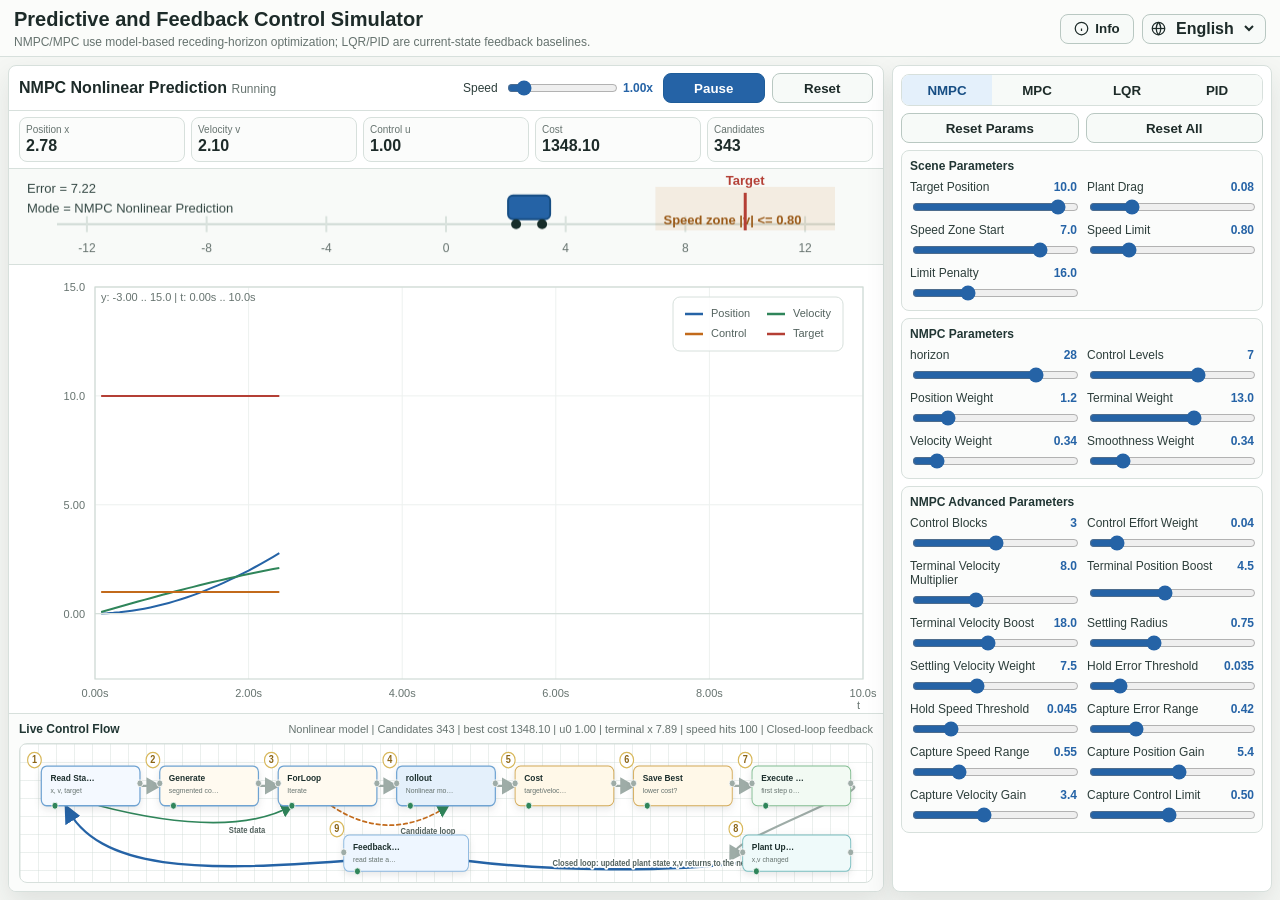
<file: web/index.html>
<!doctype html>
<html lang="en">
<head>
  <meta charset="utf-8">
  <meta name="viewport" content="width=device-width, initial-scale=1">
  <title>预测控制与反馈控制模拟器</title>
  <link rel="stylesheet" href="style.css">
</head>
<body>
  <div class="app">
    <header>
      <div class="header-top">
        <div>
          <h1 data-i18n="appTitle">预测控制与反馈控制模拟器</h1>
          <div class="subtitle" data-i18n="appSubtitle">NMPC/MPC 基于模型滚动预测优化；LQR/PID 作为当前状态反馈基线。</div>
        </div>
        <div class="header-actions">
          <button id="infoBtn" class="tool-button" type="button" aria-haspopup="dialog">
            <svg viewBox="0 0 24 24" fill="none" stroke="currentColor" aria-hidden="true">
              <circle cx="12" cy="12" r="10"></circle>
              <path d="M12 16v-4"></path>
              <path d="M12 8h.01"></path>
            </svg>
            <span data-i18n="infoButton">说明</span>
          </button>
          <label class="language-control" aria-label="Language">
            <svg viewBox="0 0 24 24" fill="none" stroke="currentColor" aria-hidden="true">
              <circle cx="12" cy="12" r="10"></circle>
              <path d="M2 12h20"></path>
              <path d="M12 2a15.3 15.3 0 0 1 0 20"></path>
              <path d="M12 2a15.3 15.3 0 0 0 0 20"></path>
            </svg>
            <select id="languageSelect">
              <option value="zh-CN">简体中文</option>
              <option value="en">English</option>
              <option value="zh-TW">繁體中文</option>
              <option value="ja">日本語</option>
              <option value="ru">Русский</option>
            </select>
          </label>
        </div>
      </div>
    </header>

    <main>
      <section class="stage">
        <div class="toolbar">
          <div>
            <strong id="modeTitle">NMPC</strong>
            <span class="subtitle" id="statusText"> 运行中</span>
          </div>
          <div class="toolbar-actions">
            <label class="speed-control">
              <span data-i18n="speed">倍速</span>
              <input id="speed" type="range" min="0.25" max="8" step="0.25" value="1">
              <span class="value" id="speedLabel">1.0x</span>
            </label>
            <div class="buttons">
              <button id="pauseBtn" class="primary" data-i18n="pause">暂停</button>
              <button id="resetBtn" data-i18n="reset">重置</button>
            </div>
          </div>
        </div>

        <div class="metrics">
          <div class="metric"><label data-i18n="metricX">位置 x</label><strong id="xValue">0.00</strong></div>
          <div class="metric"><label data-i18n="metricV">速度 v</label><strong id="vValue">0.00</strong></div>
          <div class="metric"><label data-i18n="metricU">控制 u</label><strong id="uValue">0.00</strong></div>
          <div class="metric"><label data-i18n="metricCost">代价 cost</label><strong id="costValue">0.00</strong></div>
          <div class="metric"><label data-i18n="metricCandidates">候选数</label><strong id="candValue">0</strong></div>
        </div>

        <div class="canvas-wrap">
          <canvas id="world"></canvas>
          <canvas id="chart"></canvas>
          <div class="flow-panel">
            <div class="flow-head">
              <span data-i18n="flowTitle">实时控制流</span>
              <span id="flowDetail" class="flow-detail" data-i18n="waiting">等待数据</span>
            </div>
            <div id="flowNodes" class="flow-nodes"></div>
          </div>
        </div>
      </section>

      <aside class="controls">
        <div class="mode">
          <button id="nmpcMode" class="active">NMPC</button>
          <button id="mpcMode">MPC</button>
          <button id="lqrMode">LQR</button>
          <button id="pidMode">PID</button>
        </div>

        <div class="buttons">
          <button id="resetParamsBtn" data-i18n="resetParams">重置参数</button>
          <button id="resetAllBtn" data-i18n="resetAll">重置全部</button>
        </div>

        <div class="control-group">
          <div class="group-title" data-i18n="sceneParams">场景参数</div>
          <div class="compact-grid">
            <div class="control-row">
              <label><span data-i18n="targetPosition">目标位置</span> <span class="value" id="targetLabel">10.0</span></label>
              <input id="target" type="range" min="-12" max="12" step="0.1" value="10">
            </div>
            <div class="control-row">
              <label><span data-i18n="drag">真实阻力</span> <span class="value" id="dragLabel">0.08</span></label>
              <input id="drag" type="range" min="0" max="0.35" step="0.01" value="0.08">
            </div>
            <div class="control-row">
              <label><span data-i18n="slowStart">限速起点</span> <span class="value" id="slowStartLabel">7.0</span></label>
              <input id="slowStart" type="range" min="-12" max="12" step="0.1" value="7">
            </div>
            <div class="control-row">
              <label><span data-i18n="slowSpeed">限速上限</span> <span class="value" id="slowSpeedLabel">0.80</span></label>
              <input id="slowSpeed" type="range" min="0.2" max="3" step="0.05" value="0.8">
            </div>
            <div class="control-row">
              <label><span data-i18n="slowWeight">限速惩罚</span> <span class="value" id="slowWeightLabel">16.0</span></label>
              <input id="slowWeight" type="range" min="0" max="50" step="1" value="16">
            </div>
          </div>
        </div>

        <div id="predictiveControls" class="control-group">
          <div id="predictiveTitle" class="group-title">NMPC 参数</div>
          <div class="compact-grid">
            <div class="control-row">
              <label>horizon <span class="value" id="horizonLabel">28</span></label>
              <input id="horizon" type="range" min="5" max="35" step="1" value="28">
            </div>
            <div class="control-row">
              <label><span data-i18n="levels">候选档位</span> <span class="value" id="levelsLabel">7</span></label>
              <input id="levels" type="range" min="3" max="9" step="2" value="7">
            </div>
            <div class="control-row">
              <label><span data-i18n="posWeight">位置权重</span> <span class="value" id="posWeightLabel">1.2</span></label>
              <input id="posWeight" type="range" min="0.1" max="6" step="0.1" value="1.2">
            </div>
            <div class="control-row">
              <label><span data-i18n="terminalWeight">终端权重</span> <span class="value" id="terminalWeightLabel">13.0</span></label>
              <input id="terminalWeight" type="range" min="0.5" max="20" step="0.5" value="13">
            </div>
            <div class="control-row">
              <label><span data-i18n="velocityWeight">速度权重</span> <span class="value" id="velocityWeightLabel">0.34</span></label>
              <input id="velocityWeight" type="range" min="0" max="3" step="0.01" value="0.34">
            </div>
            <div class="control-row">
              <label><span data-i18n="smoothWeight">平滑权重</span> <span class="value" id="smoothWeightLabel">0.34</span></label>
              <input id="smoothWeight" type="range" min="0" max="2" step="0.01" value="0.34">
            </div>
          </div>
        </div>

        <div id="advancedPredictiveControls" class="control-group">
          <div id="advancedPredictiveTitle" class="group-title">NMPC 高级参数</div>
          <div class="compact-grid">
            <div class="control-row">
              <label><span data-i18n="controlBlocks">控制分段数</span> <span class="value" id="controlBlocksLabel">3</span></label>
              <input id="controlBlocks" type="range" min="2" max="4" step="1" value="3">
            </div>
            <div class="control-row">
              <label><span data-i18n="controlEffortWeight">控制能量权重</span> <span class="value" id="controlEffortWeightLabel">0.04</span></label>
              <input id="controlEffortWeight" type="range" min="0" max="0.3" step="0.01" value="0.04">
            </div>
            <div class="control-row">
              <label><span data-i18n="terminalVelocityMultiplier">终端速度倍率</span> <span class="value" id="terminalVelocityMultiplierLabel">8.0</span></label>
              <input id="terminalVelocityMultiplier" type="range" min="1" max="20" step="0.5" value="8">
            </div>
            <div class="control-row">
              <label><span data-i18n="terminalPositionBoost">终端位置增强</span> <span class="value" id="terminalPositionBoostLabel">4.5</span></label>
              <input id="terminalPositionBoost" type="range" min="0" max="10" step="0.1" value="4.5">
            </div>
            <div class="control-row">
              <label><span data-i18n="terminalVelocityBoost">终端速度增强</span> <span class="value" id="terminalVelocityBoostLabel">18.0</span></label>
              <input id="terminalVelocityBoost" type="range" min="0" max="40" step="1" value="18">
            </div>
            <div class="control-row">
              <label><span data-i18n="settleRadius">收敛半径</span> <span class="value" id="settleRadiusLabel">0.75</span></label>
              <input id="settleRadius" type="range" min="0" max="2" step="0.05" value="0.75">
            </div>
            <div class="control-row">
              <label><span data-i18n="settleWeight">收敛速度权重</span> <span class="value" id="settleWeightLabel">7.5</span></label>
              <input id="settleWeight" type="range" min="0" max="20" step="0.5" value="7.5">
            </div>
            <div class="control-row">
              <label><span data-i18n="holdError">保持误差阈值</span> <span class="value" id="holdErrorLabel">0.035</span></label>
              <input id="holdError" type="range" min="0.005" max="0.2" step="0.005" value="0.035">
            </div>
            <div class="control-row">
              <label><span data-i18n="holdSpeed">保持速度阈值</span> <span class="value" id="holdSpeedLabel">0.045</span></label>
              <input id="holdSpeed" type="range" min="0.005" max="0.2" step="0.005" value="0.045">
            </div>
            <div class="control-row">
              <label><span data-i18n="captureError">捕获误差范围</span> <span class="value" id="captureErrorLabel">0.42</span></label>
              <input id="captureError" type="range" min="0.05" max="1.5" step="0.01" value="0.42">
            </div>
            <div class="control-row">
              <label><span data-i18n="captureSpeed">捕获速度范围</span> <span class="value" id="captureSpeedLabel">0.55</span></label>
              <input id="captureSpeed" type="range" min="0.05" max="2" step="0.01" value="0.55">
            </div>
            <div class="control-row">
              <label><span data-i18n="captureKx">捕获位置增益</span> <span class="value" id="captureKxLabel">5.4</span></label>
              <input id="captureKx" type="range" min="0" max="10" step="0.1" value="5.4">
            </div>
            <div class="control-row">
              <label><span data-i18n="captureKv">捕获速度增益</span> <span class="value" id="captureKvLabel">3.4</span></label>
              <input id="captureKv" type="range" min="0" max="8" step="0.1" value="3.4">
            </div>
            <div class="control-row">
              <label><span data-i18n="captureLimit">捕获控制限幅</span> <span class="value" id="captureLimitLabel">0.50</span></label>
              <input id="captureLimit" type="range" min="0.05" max="1" step="0.05" value="0.5">
            </div>
          </div>
        </div>

        <div id="pidControls" class="control-group hidden">
          <div class="group-title" data-i18n="pidParams">PID 反馈控制参数</div>
          <div class="control-row">
            <label><span data-i18n="kp">比例增益 Kp</span> <span class="value" id="kpLabel">0.34</span></label>
            <input id="kp" type="range" min="0" max="1.5" step="0.01" value="0.34">
          </div>
          <div class="control-row">
            <label><span data-i18n="ki">积分增益 Ki</span> <span class="value" id="kiLabel">0.04</span></label>
            <input id="ki" type="range" min="0" max="0.5" step="0.01" value="0.04">
          </div>
          <div class="control-row">
            <label><span data-i18n="kd">微分增益 Kd</span> <span class="value" id="kdLabel">0.62</span></label>
            <input id="kd" type="range" min="0" max="2.5" step="0.01" value="0.62">
          </div>
          <div class="control-row">
            <label><span data-i18n="integralLimit">积分限幅</span> <span class="value" id="integralLimitLabel">6.0</span></label>
            <input id="integralLimit" type="range" min="0.5" max="20" step="0.5" value="6">
          </div>
        </div>

        <div id="lqrControls" class="control-group hidden">
          <div class="group-title" data-i18n="lqrParams">LQR 状态反馈参数</div>
          <div class="control-row">
            <label><span data-i18n="lqrKx">位置反馈 Kx</span> <span class="value" id="lqrKxLabel">0.32</span></label>
            <input id="lqrKx" type="range" min="0" max="1.5" step="0.01" value="0.32">
          </div>
          <div class="control-row">
            <label><span data-i18n="lqrKv">速度反馈 Kv</span> <span class="value" id="lqrKvLabel">0.86</span></label>
            <input id="lqrKv" type="range" min="0" max="3" step="0.01" value="0.86">
          </div>
        </div>
      </aside>
    </main>

    <div id="infoModal" class="info-modal" hidden role="dialog" aria-modal="true" aria-labelledby="infoTitle">
      <div class="info-card">
        <header>
          <h2 id="infoTitle" data-i18n="infoTitle">控制器说明</h2>
          <button id="infoCloseBtn" class="info-close" type="button" aria-label="Close">×</button>
        </header>
        <div class="info-body">
          <p data-i18n="infoNmpc">NMPC：用非线性模型预测未来。</p>
          <p data-i18n="infoMpc">MPC：用线性模型预测未来。</p>
          <p data-i18n="infoFeedback">LQR/PID：不预测未来，只根据当前状态反馈。</p>
          <p data-i18n="infoSlow">橙色区域：速度约束区，预测控制会提前考虑。</p>
        </div>
      </div>
    </div>
  </div>

  <script src="simulator.js"></script>
</body>
</html>
</file>
<file: web/style.css>
:root {
  color-scheme: light;
  --bg: #f5f7f4;
  --panel: #ffffff;
  --line: #d7e0dc;
  --text: #1d2b29;
  --muted: #66736f;
  --blue: #2563a6;
  --green: #2f855a;
  --orange: #c26a1b;
  --red: #b43f35;
  --track: #e7ece8;
  --shadow: 0 12px 28px rgba(29, 43, 41, 0.10);
  font-family: Arial, "Noto Sans", "Microsoft YaHei", sans-serif;
}

* { box-sizing: border-box; }

html, body {
  height: 100%;
  overflow: hidden;
}

body {
  margin: 0;
  background: var(--bg);
  color: var(--text);
}

.app {
  height: 100vh;
  display: grid;
  grid-template-rows: auto 1fr;
  overflow: hidden;
}

header {
  padding: 8px 14px 7px;
  border-bottom: 1px solid var(--line);
  background: #fbfcfa;
}

.header-top {
  display: flex;
  align-items: center;
  justify-content: space-between;
  gap: 14px;
}

.header-actions {
  display: flex;
  align-items: center;
  gap: 8px;
  flex: 0 0 auto;
}

.header-top > div:first-child {
  min-width: 0;
}

header .subtitle {
  white-space: nowrap;
  overflow: hidden;
  text-overflow: ellipsis;
}

h1 {
  margin: 0;
  font-size: 20px;
  letter-spacing: 0;
}

.subtitle {
  margin-top: 4px;
  color: var(--muted);
  font-size: 12px;
}

main {
  display: grid;
  grid-template-columns: minmax(620px, 1fr) 380px;
  gap: 8px;
  padding: 8px;
  height: 100%;
  min-height: 0;
  overflow: hidden;
}

.stage, .controls {
  background: var(--panel);
  border: 1px solid var(--line);
  border-radius: 8px;
  box-shadow: var(--shadow);
}

.stage {
  display: grid;
  grid-template-rows: auto auto 1fr;
  min-height: 0;
  overflow: hidden;
}

.toolbar {
  display: flex;
  align-items: center;
  justify-content: space-between;
  gap: 12px;
  padding: 7px 10px;
  border-bottom: 1px solid var(--line);
}

.toolbar-actions {
  display: grid;
  grid-template-columns: 190px 210px;
  align-items: center;
  gap: 10px;
}

.speed-control {
  display: grid;
  grid-template-columns: auto 1fr auto;
  align-items: center;
  gap: 7px;
  color: #2d3e3b;
  font-size: 12px;
  white-space: nowrap;
}

.speed-control input {
  min-width: 90px;
}

.metrics {
  display: grid;
  grid-template-columns: repeat(5, minmax(0, 1fr));
  gap: 6px;
  padding: 6px 10px;
  border-bottom: 1px solid var(--line);
}

.metric {
  min-height: 44px;
  padding: 6px;
  border: 1px solid var(--line);
  border-radius: 8px;
  background: #fbfcfb;
}

.metric label {
  display: block;
  color: var(--muted);
  font-size: 10px;
  margin-bottom: 2px;
}

.metric strong {
  font-size: 16px;
  font-variant-numeric: tabular-nums;
}

.canvas-wrap {
  display: grid;
  grid-template-rows: 96px minmax(0, 1fr) 178px;
  min-height: 0;
}

#world {
  width: 100%;
  height: 96px;
  display: block;
  background: #f8faf8;
  border-bottom: 1px solid var(--line);
}

#chart {
  width: 100%;
  height: 100%;
  min-height: 0;
  display: block;
  background: #ffffff;
}

.flow-panel {
  border-top: 1px solid var(--line);
  background: #fbfcfb;
  padding: 8px 10px;
  display: grid;
  grid-template-rows: auto 1fr;
  gap: 7px;
  min-height: 0;
}

.flow-head {
  display: flex;
  align-items: center;
  justify-content: space-between;
  gap: 10px;
  color: #203633;
  font-size: 12px;
  font-weight: 700;
}

.flow-detail {
  color: var(--muted);
  font-size: 11px;
  font-weight: 400;
  white-space: nowrap;
  overflow: hidden;
  text-overflow: ellipsis;
}

.flow-nodes {
  min-height: 0;
  overflow: hidden;
  display: flex;
  align-items: center;
  justify-content: center;
  border: 1px solid var(--line);
  border-radius: 8px;
  background:
    linear-gradient(rgba(207, 218, 213, 0.42) 1px, transparent 1px),
    linear-gradient(90deg, rgba(207, 218, 213, 0.42) 1px, transparent 1px),
    #ffffff;
  background-size: 18px 18px;
}

.flow-svg {
  width: 100%;
  height: 100%;
  min-height: 118px;
  display: block;
  font-family: Arial, "Noto Sans", "Microsoft YaHei", sans-serif;
}

.flow-link {
  fill: none;
  stroke-linecap: round;
  stroke-linejoin: round;
}

.flow-link.exec {
  stroke: #9eaca7;
  stroke-width: 2.5;
}

.flow-link.data {
  stroke: var(--green);
  stroke-width: 2;
}

.flow-link.feedback {
  stroke: var(--blue);
  stroke-width: 2.8;
}

.flow-link.loop {
  stroke: var(--orange);
  stroke-width: 2;
  stroke-dasharray: 5 4;
}

.flow-label {
  fill: #53625e;
  font-size: 10px;
  font-weight: 700;
  paint-order: stroke;
  stroke: #ffffff;
  stroke-width: 4px;
  stroke-linejoin: round;
}

.flow-node-box {
  fill: #fbfcfb;
  stroke: #b9c8c2;
  stroke-width: 1.2;
  filter: drop-shadow(0 3px 5px rgba(29, 43, 41, 0.12));
}

.flow-node-box.input { stroke: #8bb7df; fill: #f4f9ff; }
.flow-node-box.loop { stroke: #d4aa57; fill: #fffaf0; }
.flow-node-box.decision { stroke: #d4aa57; fill: #fff8e8; }
.flow-node-box.output { stroke: #82bd91; fill: #f2faf3; }
.flow-node-box.limit { stroke: #d89083; fill: #fff4f1; }
.flow-node-box.plant { stroke: #7abec0; fill: #effafa; }
.flow-node-box.feedback { stroke: #8bb7df; fill: #eef6ff; }

.flow-node-box.active {
  stroke: var(--blue);
  stroke-width: 2;
  fill: #e4f0fb;
}

.flow-node-box.visited {
  stroke: #6fa3d2;
  stroke-width: 1.6;
}

.flow-title {
  fill: #1d302e;
  font-size: 11px;
  font-weight: 700;
}

.flow-text {
  fill: var(--muted);
  font-size: 9px;
}

.flow-pin {
  fill: var(--green);
  stroke: #ffffff;
  stroke-width: 1;
}

.flow-pin.exec {
  fill: #9eaca7;
}

.flow-badge {
  fill: #ffffff;
  stroke: #d8b85b;
  stroke-width: 1.5;
}

.flow-badge-text {
  fill: #8a6415;
  font-size: 12px;
  font-weight: 700;
  text-anchor: middle;
  dominant-baseline: middle;
}

.flow-node {
  display: none;
}

/*
  Kept only so older cached markup degrades harmlessly if the browser has
  not reloaded the script yet.
*/
.flow-node.legacy {
  min-height: 0;
  border: 1px solid #cfdad5;
  border-radius: 8px;
  background: #fff;
  padding: 6px 6px;
  min-width: 0;
  position: relative;
}

.flow-node::after {
  content: "";
  position: absolute;
  top: 50%;
  right: -7px;
  width: 7px;
  border-top: 2px solid #b8c8c2;
}

.flow-node:last-child::after {
  content: "↺";
  display: block;
  top: auto;
  right: 7px;
  bottom: -17px;
  width: auto;
  border-top: 0;
  color: var(--blue);
  font-size: 18px;
  font-weight: 700;
}

.flow-node.active {
  border-color: var(--blue);
  background: #eaf4ff;
  box-shadow: inset 0 0 0 1px rgba(37, 99, 166, 0.18);
}

.flow-node.input { border-color: #8bb7df; }
.flow-node.loop { border-color: #d4aa57; }
.flow-node.decision { border-color: #d4aa57; background: #fffaf0; }
.flow-node.output { border-color: #82bd91; background: #f2faf3; }
.flow-node.limit { border-color: #d89083; background: #fff4f1; }
.flow-node.plant { border-color: #7abec0; background: #effafa; }
.flow-node.feedback { border-color: #8bb7df; background: #eef6ff; }

.flow-node-title {
  font-size: 11px;
  font-weight: 700;
  color: #1d302e;
  white-space: nowrap;
  overflow: hidden;
  text-overflow: ellipsis;
}

.flow-node-text {
  margin-top: 3px;
  font-size: 9px;
  color: var(--muted);
  white-space: nowrap;
  overflow: hidden;
  text-overflow: ellipsis;
}

.controls {
  padding: 8px;
  align-self: stretch;
  display: grid;
  gap: 7px;
  align-content: start;
  overflow-y: auto;
  overflow-x: hidden;
  min-height: 0;
}

.control-row {
  display: grid;
  gap: 4px;
}

.control-group {
  display: grid;
  gap: 7px;
  padding: 8px;
  border: 1px solid var(--line);
  border-radius: 8px;
  background: #fbfcfb;
}

.group-title {
  font-size: 12px;
  font-weight: 700;
  color: #213634;
}

.hidden {
  display: none !important;
}

.control-row label {
  display: flex;
  justify-content: space-between;
  gap: 10px;
  font-size: 12px;
  color: #2d3e3b;
}

.value {
  color: var(--blue);
  font-variant-numeric: tabular-nums;
  font-weight: 700;
}

input[type="range"] {
  width: 100%;
  accent-color: var(--blue);
  height: 14px;
}

.buttons {
  display: grid;
  grid-template-columns: 1fr 1fr;
  gap: 7px;
}

button {
  height: 30px;
  border: 1px solid #b9c8c2;
  border-radius: 8px;
  background: #f7faf8;
  color: var(--text);
  font-weight: 700;
  cursor: pointer;
}

button.primary {
  border-color: #1f5d99;
  background: var(--blue);
  color: white;
}

.tool-button {
  min-width: 74px;
  height: 30px;
  display: inline-flex;
  align-items: center;
  justify-content: center;
  gap: 6px;
  padding: 0 10px;
  white-space: nowrap;
}

.tool-button svg,
.language-control svg {
  width: 15px;
  height: 15px;
  stroke-width: 2;
  flex: 0 0 auto;
}

.language-control {
  height: 30px;
  display: inline-flex;
  align-items: center;
  gap: 6px;
  padding: 0 8px;
  border: 1px solid #b9c8c2;
  border-radius: 8px;
  background: #f7faf8;
  color: var(--text);
}

.language-control select {
  border: 0;
  outline: 0;
  background: transparent;
  color: var(--text);
  font: inherit;
  font-weight: 700;
  cursor: pointer;
}

.mode {
  display: grid;
  grid-template-columns: 1fr 1fr 1fr 1fr;
  border: 1px solid var(--line);
  border-radius: 8px;
  overflow: hidden;
}

.mode button {
  border: 0;
  border-radius: 0;
  height: 30px;
  background: #f7faf8;
}

.mode button.active {
  background: #e4f0fb;
  color: #174e84;
}

.compact-grid {
  display: grid;
  grid-template-columns: 1fr 1fr;
  gap: 7px 10px;
}

.info-modal[hidden] {
  display: none;
}

.info-modal {
  position: fixed;
  inset: 0;
  z-index: 20;
  display: grid;
  place-items: center;
  padding: 20px;
  background: rgba(29, 43, 41, 0.28);
}

.info-card {
  width: min(480px, 100%);
  border: 1px solid var(--line);
  border-radius: 8px;
  background: #ffffff;
  box-shadow: 0 18px 40px rgba(29, 43, 41, 0.18);
  overflow: hidden;
}

.info-card header {
  padding: 12px 14px;
  display: flex;
  align-items: center;
  justify-content: space-between;
  gap: 12px;
  border-bottom: 1px solid var(--line);
  background: #fbfcfb;
}

.info-card h2 {
  margin: 0;
  font-size: 16px;
  letter-spacing: 0;
}

.info-close {
  width: 30px;
  min-width: 30px;
  padding: 0;
  font-size: 18px;
  line-height: 1;
}

.info-body {
  padding: 12px 14px 14px;
  display: grid;
  gap: 8px;
  color: #2d3e3b;
  font-size: 13px;
  line-height: 1.45;
}

.info-body p {
  margin: 0;
}

@media (max-width: 1080px) {
  main {
    grid-template-columns: 1fr;
    height: auto;
    overflow: visible;
  }

  .metrics {
    grid-template-columns: repeat(2, minmax(0, 1fr));
  }
}
</file>
